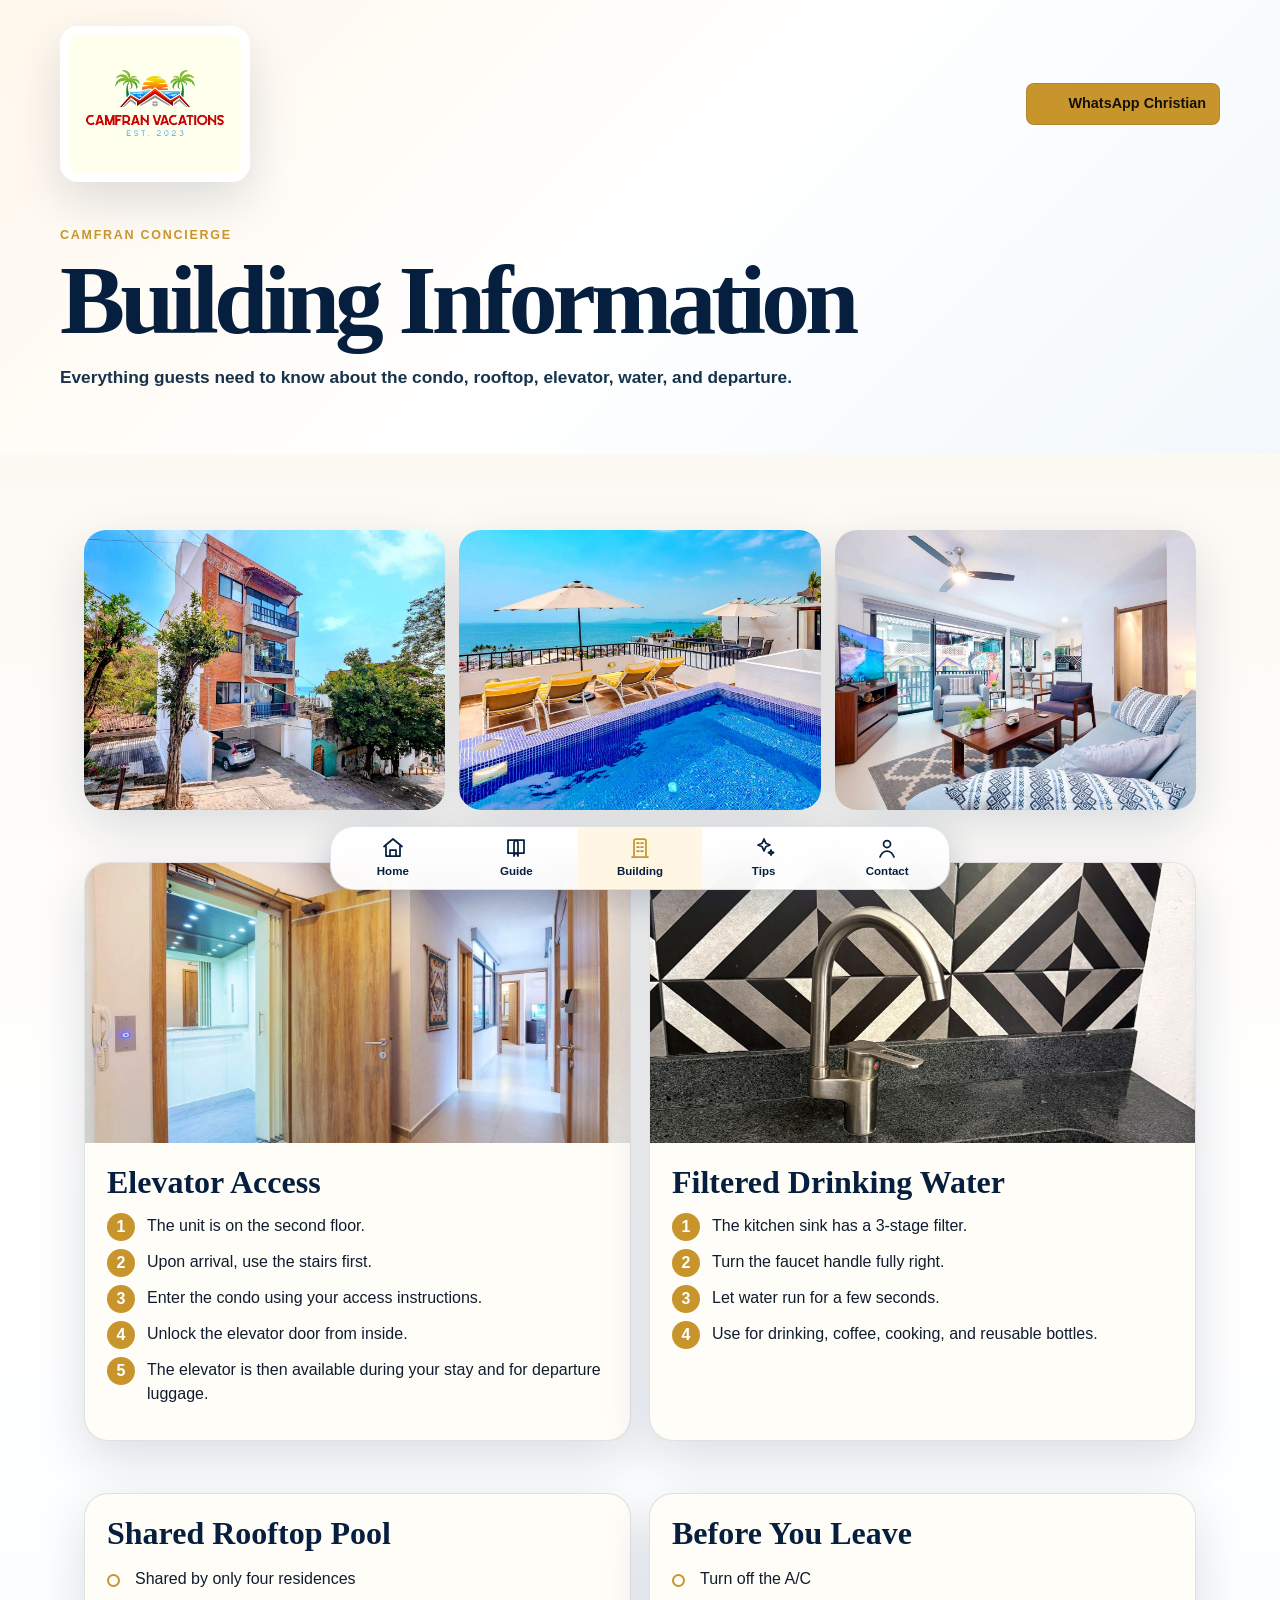
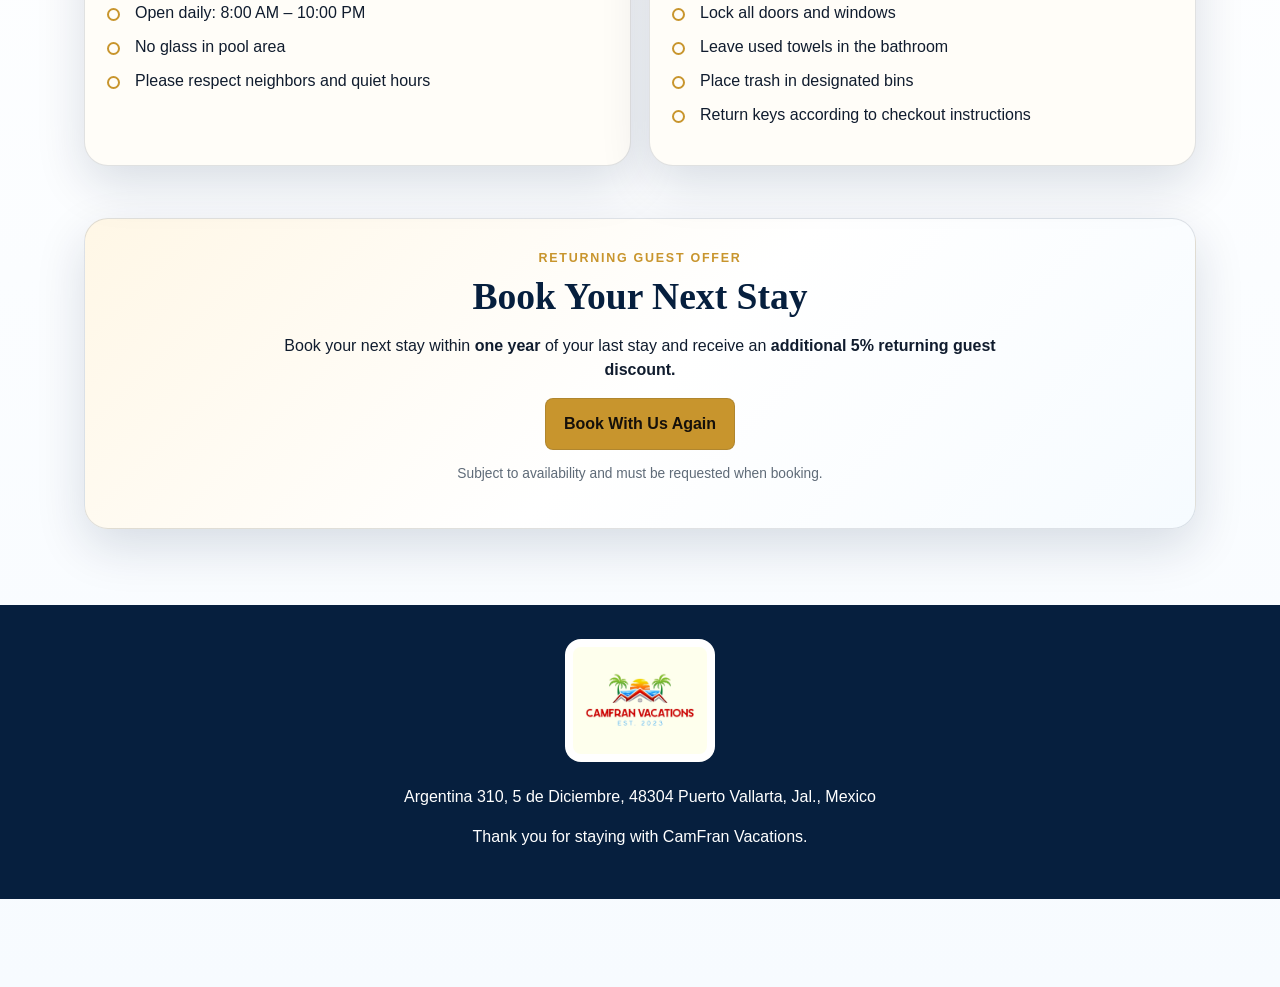
<file: building.html>
<!doctype html><html lang="en"><head><meta charset="utf-8"><meta name="viewport" content="width=device-width,initial-scale=1"><title>CamFran Concierge | Building</title><link rel="stylesheet" href="styles.css"><meta name="theme-color" content="#061f3e"></head><body><header class="page-hero"><div class="topbar"><img src="logo.jpg" class="brand-logo"><a class="btn gold" href="https://wa.me/525525269780"><span class="btn-icon" aria-hidden="true"><svg viewBox="0 0 24 24"><path d="M20 11.5A8 8 0 0 1 8.4 18.7L4 20l1.3-4.2A8 8 0 1 1 20 11.5z"/><path d="M9 8.5c.3 3 3.1 5.7 6.1 6.1l1-1.5-2-.9-.8.8c-1.2-.5-2.2-1.5-2.8-2.8l.8-.8-.9-2z"/></svg></span>WhatsApp Christian</a></div><p class="eyebrow">CamFran Concierge</p><h1>Building Information</h1><p class="intro">Everything guests need to know about the condo, rooftop, elevator, water, and departure.</p></header>
<main>
<section class="section property-grid"><img src="building.jpg"><img src="pool.jpg"><img src="rooftop.jpg"></section><section class="section grid two"><article class="photo-card"><img src="elevator.jpg"><div><h2>Elevator Access</h2><ol class="steps"><li>The unit is on the second floor.</li><li>Upon arrival, use the stairs first.</li><li>Enter the condo using your access instructions.</li><li>Unlock the elevator door from inside.</li><li>The elevator is then available during your stay and for departure luggage.</li></ol></div></article><article class="photo-card"><img src="faucet.jpg"><div><h2>Filtered Drinking Water</h2><ol class="steps"><li>The kitchen sink has a 3-stage filter.</li><li>Turn the faucet handle fully right.</li><li>Let water run for a few seconds.</li><li>Use for drinking, coffee, cooking, and reusable bottles.</li></ol></div></article></section><section class="section grid two"><article class="card"><h2>Shared Rooftop Pool</h2><ul class="check"><li>Shared by only four residences</li><li>Open daily: 8:00 AM – 10:00 PM</li><li>No glass in pool area</li><li>Please respect neighbors and quiet hours</li></ul></article><article class="card"><h2>Before You Leave</h2><ul class="check"><li>Turn off the A/C</li><li>Lock all doors and windows</li><li>Leave used towels in the bathroom</li><li>Place trash in designated bins</li><li>Return keys according to checkout instructions</li></ul></article></section>
<section class="section return-guest">
  <div class="return-inner">
    <p class="eyebrow">Returning Guest Offer</p>
    <h2>Book Your Next Stay</h2>
    <p>Book your next stay within <strong>one year</strong> of your last stay and receive an <strong>additional 5% returning guest discount.</strong></p>
    <a class="btn gold" href="https://linktr.ee/acamel?utm_source=ig&utm_medium=social&utm_content=link_in_bio&fbclid=PAdGRleAS2gqdwZG9mAmV4dG4DYWVtAjExAHNydGMGYXBwX2lkDzEyNDAyNDU3NDI4NzQxNAABpzC49WGapfwmCT6w5GXu7WuhhWnZhzw81uSGbcrA0y_BZ8LbpvivxAHhAyg1_aem_l6NZmRWjEVBDPrZDv1wnKw">Book With Us Again</a>
    <p class="fine">Subject to availability and must be requested when booking.</p>
  </div>
</section>

</main><nav class="bottom-nav"><a class="" href="index.html"><span class="nav-icon" aria-hidden="true"><svg viewBox="0 0 24 24"><path d="M3 10.5 12 3l9 7.5"/><path d="M5 10v10h14V10"/><path d="M9 20v-6h6v6"/></svg></span><span>Home</span></a><a class="" href="guide.html"><span class="nav-icon" aria-hidden="true"><svg viewBox="0 0 24 24"><path d="M4 4h7a3 3 0 0 1 3 3v13a3 3 0 0 0-3-3H4z"/><path d="M20 4h-7a3 3 0 0 0-3 3v13a3 3 0 0 1 3-3h7z"/></svg></span><span>Guide</span></a><a class="active" href="building.html"><span class="nav-icon" aria-hidden="true"><svg viewBox="0 0 24 24"><path d="M4 21h16"/><path d="M6 21V5a2 2 0 0 1 2-2h8a2 2 0 0 1 2 2v16"/><path d="M9 7h2M13 7h2M9 11h2M13 11h2M9 15h2M13 15h2"/></svg></span><span>Building</span></a><a class="" href="tips.html"><span class="nav-icon" aria-hidden="true"><svg viewBox="0 0 24 24"><path d="m12 3 1.8 4.2L18 9l-4.2 1.8L12 15l-1.8-4.2L6 9l4.2-1.8z"/><path d="m19 14 .8 1.8 1.8.8-1.8.8L19 19l-.8-1.6-1.8-.8 1.8-.8z"/></svg></span><span>Tips</span></a><a class="" href="contact.html"><span class="nav-icon" aria-hidden="true"><svg viewBox="0 0 24 24"><circle cx="12" cy="8" r="3.5"/><path d="M5 21c1.5-4 4-6 7-6s5.5 2 7 6"/></svg></span><span>Contact</span></a></nav><footer><img src="logo.jpg"><p>Argentina 310, 5 de Diciembre, 48304 Puerto Vallarta, Jal., Mexico</p><p>Thank you for staying with CamFran Vacations.</p></footer><script src="script.js"></script></body></html>
</file>
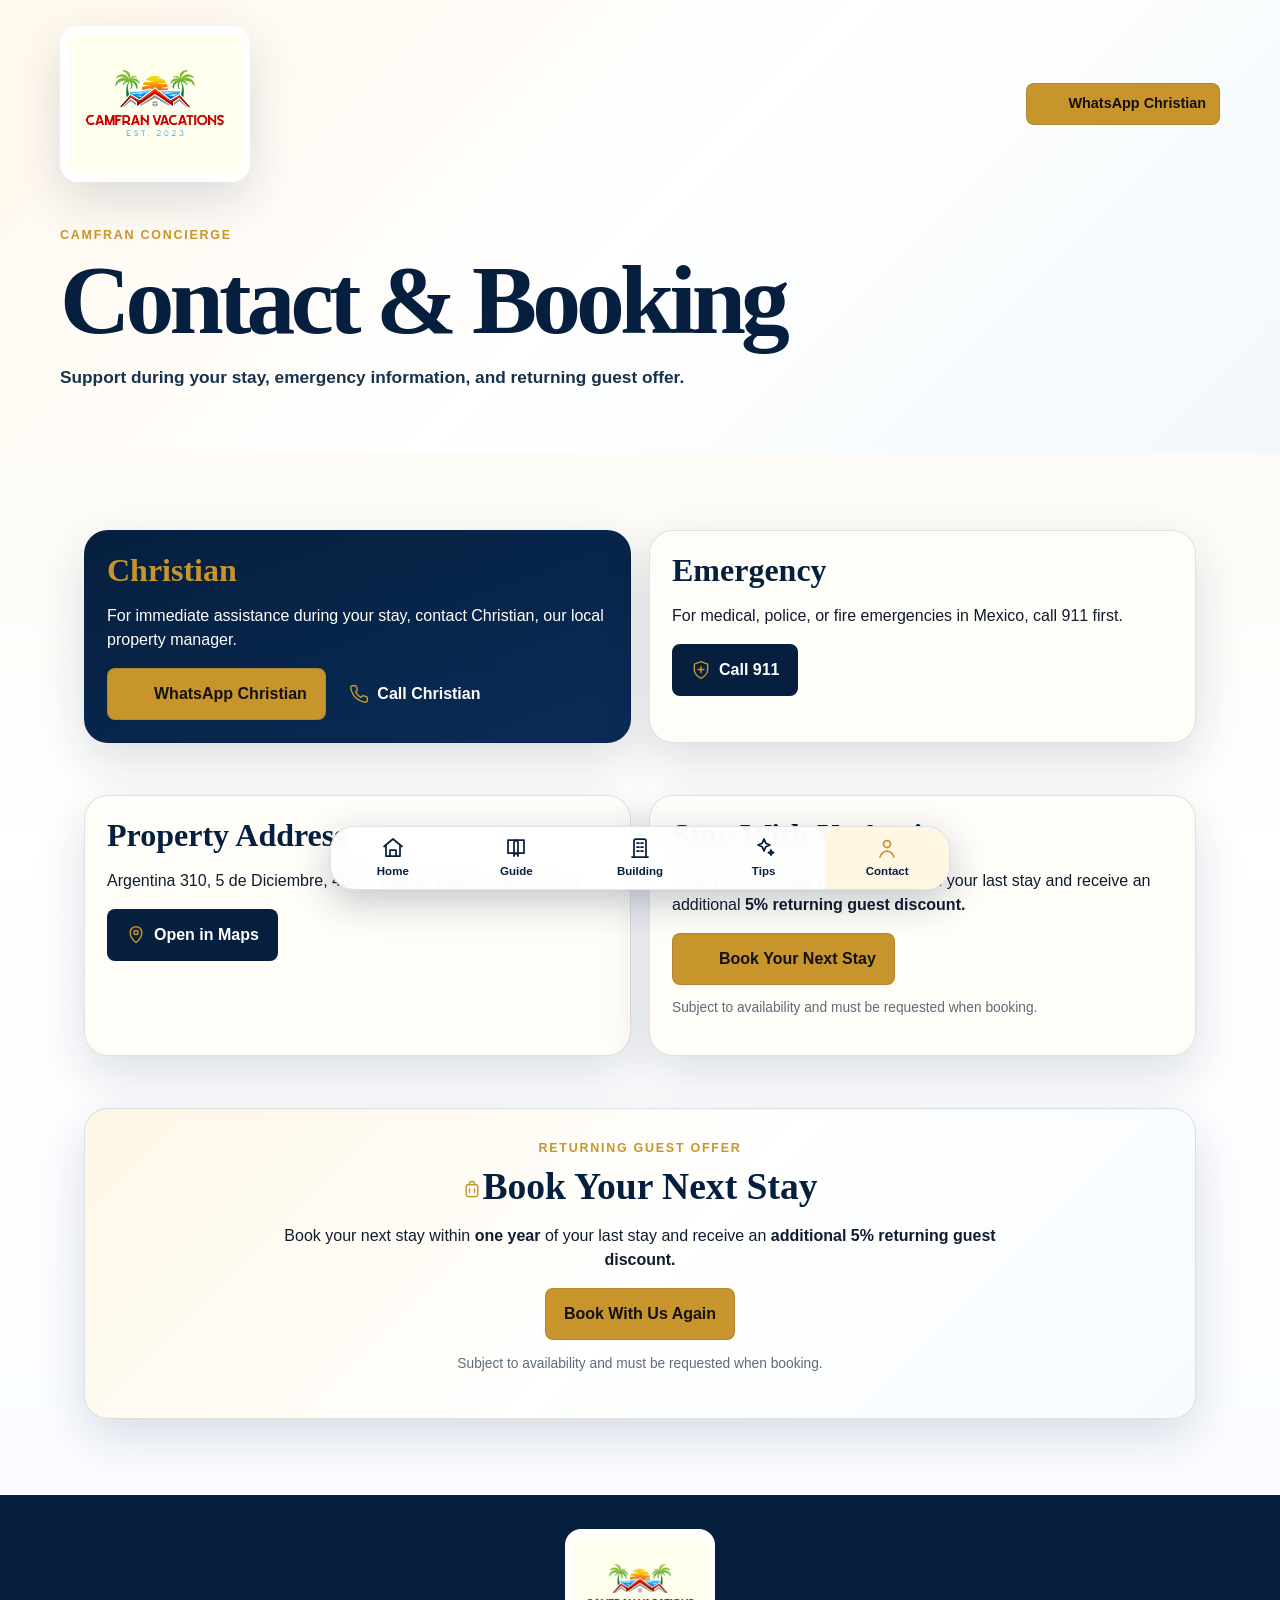
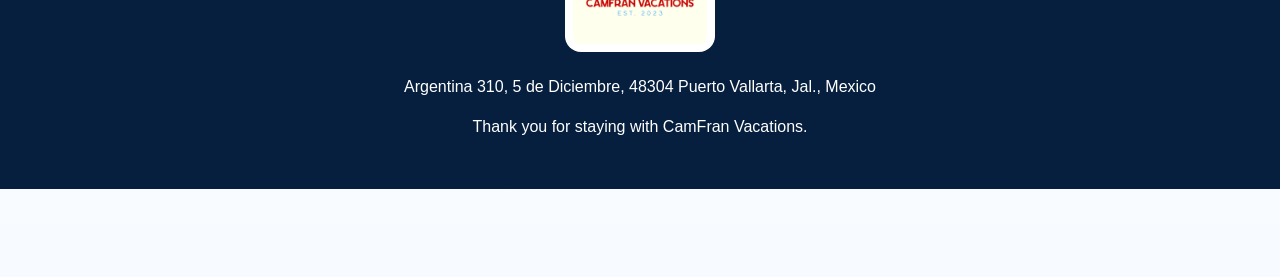
<file: contact.html>
<!doctype html><html lang="en"><head><meta charset="utf-8"><meta name="viewport" content="width=device-width,initial-scale=1"><title>CamFran Concierge | Contact</title><link rel="stylesheet" href="styles.css"><meta name="theme-color" content="#061f3e"></head><body><header class="page-hero"><div class="topbar"><img src="logo.jpg" class="brand-logo"><a class="btn gold" href="https://wa.me/525525269780"><span class="btn-icon" aria-hidden="true"><svg viewBox="0 0 24 24"><path d="M20 11.5A8 8 0 0 1 8.4 18.7L4 20l1.3-4.2A8 8 0 1 1 20 11.5z"/><path d="M9 8.5c.3 3 3.1 5.7 6.1 6.1l1-1.5-2-.9-.8.8c-1.2-.5-2.2-1.5-2.8-2.8l.8-.8-.9-2z"/></svg></span>WhatsApp Christian</a></div><p class="eyebrow">CamFran Concierge</p><h1>Contact & Booking</h1><p class="intro">Support during your stay, emergency information, and returning guest offer.</p></header>
<main>
<section class="section grid two"><article class="card dark"><h2>Christian</h2><p>For immediate assistance during your stay, contact Christian, our local property manager.</p><a class="btn gold" href="https://wa.me/525525269780"><span class="btn-icon" aria-hidden="true"><svg viewBox="0 0 24 24"><path d="M20 11.5A8 8 0 0 1 8.4 18.7L4 20l1.3-4.2A8 8 0 1 1 20 11.5z"/><path d="M9 8.5c.3 3 3.1 5.7 6.1 6.1l1-1.5-2-.9-.8.8c-1.2-.5-2.2-1.5-2.8-2.8l.8-.8-.9-2z"/></svg></span>WhatsApp Christian</a> <a class="btn" href="tel:525525269780"><span class="btn-icon" aria-hidden="true"><svg viewBox="0 0 24 24"><path d="M22 16.9v3a2 2 0 0 1-2.2 2 19.9 19.9 0 0 1-8.7-3.1A19.5 19.5 0 0 1 5.2 13 19.9 19.9 0 0 1 2.1 4.2 2 2 0 0 1 4.1 2h3a2 2 0 0 1 2 1.7c.1.9.3 1.8.7 2.6a2 2 0 0 1-.5 2.1L8 9.7a16 16 0 0 0 6.3 6.3l1.3-1.3a2 2 0 0 1 2.1-.5c.8.3 1.7.6 2.6.7A2 2 0 0 1 22 16.9z"/></svg></span>Call Christian</a></article><article class="card"><h2>Emergency</h2><p>For medical, police, or fire emergencies in Mexico, call 911 first.</p><a class="btn navy" href="tel:911"><span class="btn-icon" aria-hidden="true"><svg viewBox="0 0 24 24"><path d="M12 22s8-4 8-10V5l-8-3-8 3v7c0 6 8 10 8 10z"/><path d="M12 8v7M8.5 11.5h7"/></svg></span>Call 911</a></article></section><section class="section grid two"><article class="card"><h2>Property Address</h2><p>Argentina 310, 5 de Diciembre, 48304 Puerto Vallarta, Jal., Mexico</p><a class="btn navy" href="https://www.google.com/maps/search/?api=1&query=Argentina3105deDiciembre48304PuertoVallartaJalMexico"><span class="btn-icon" aria-hidden="true"><svg viewBox="0 0 24 24"><path d="M12 21s7-5.3 7-12A7 7 0 1 0 5 9c0 6.7 7 12 7 12z"/><circle cx="12" cy="9" r="2.5"/></svg></span>Open in Maps</a></article><article class="card"><h2>Stay With Us Again</h2><p>Book your next stay within one year of your last stay and receive an additional <strong>5% returning guest discount.</strong></p><a class="btn gold" href="https://linktr.ee/acamel?utm_source=ig&utm_medium=social&utm_content=link_in_bio&fbclid=PAdGRleAS2gqdwZG9mAmV4dG4DYWVtAjExAHNydGMGYXBwX2lkDzEyNDAyNDU3NDI4NzQxNAABpzC49WGapfwmCT6w5GXu7WuhhWnZhzw81uSGbcrA0y_BZ8LbpvivxAHhAyg1_aem_l6NZmRWjEVBDPrZDv1wnKw"><span class="btn-icon" aria-hidden="true"><svg viewBox="0 0 24 24"><rect x="5" y="7" width="14" height="14" rx="2"/><path d="M9 7V5a2 2 0 0 1 2-2h2a2 2 0 0 1 2 2v2"/><path d="M9 12v4M15 12v4"/></svg></span>Book Your Next Stay</a><p class="fine">Subject to availability and must be requested when booking.</p></article></section>
<section class="section return-guest">
  <div class="return-inner">
    <p class="eyebrow">Returning Guest Offer</p>
    <h2><span class="btn-icon" aria-hidden="true"><svg viewBox="0 0 24 24"><rect x="5" y="7" width="14" height="14" rx="2"/><path d="M9 7V5a2 2 0 0 1 2-2h2a2 2 0 0 1 2 2v2"/><path d="M9 12v4M15 12v4"/></svg></span>Book Your Next Stay</h2>
    <p>Book your next stay within <strong>one year</strong> of your last stay and receive an <strong>additional 5% returning guest discount.</strong></p>
    <a class="btn gold" href="https://linktr.ee/acamel?utm_source=ig&utm_medium=social&utm_content=link_in_bio&fbclid=PAdGRleAS2gqdwZG9mAmV4dG4DYWVtAjExAHNydGMGYXBwX2lkDzEyNDAyNDU3NDI4NzQxNAABpzC49WGapfwmCT6w5GXu7WuhhWnZhzw81uSGbcrA0y_BZ8LbpvivxAHhAyg1_aem_l6NZmRWjEVBDPrZDv1wnKw">Book With Us Again</a>
    <p class="fine">Subject to availability and must be requested when booking.</p>
  </div>
</section>

</main><nav class="bottom-nav"><a class="" href="index.html"><span class="nav-icon" aria-hidden="true"><svg viewBox="0 0 24 24"><path d="M3 10.5 12 3l9 7.5"/><path d="M5 10v10h14V10"/><path d="M9 20v-6h6v6"/></svg></span><span>Home</span></a><a class="" href="guide.html"><span class="nav-icon" aria-hidden="true"><svg viewBox="0 0 24 24"><path d="M4 4h7a3 3 0 0 1 3 3v13a3 3 0 0 0-3-3H4z"/><path d="M20 4h-7a3 3 0 0 0-3 3v13a3 3 0 0 1 3-3h7z"/></svg></span><span>Guide</span></a><a class="" href="building.html"><span class="nav-icon" aria-hidden="true"><svg viewBox="0 0 24 24"><path d="M4 21h16"/><path d="M6 21V5a2 2 0 0 1 2-2h8a2 2 0 0 1 2 2v16"/><path d="M9 7h2M13 7h2M9 11h2M13 11h2M9 15h2M13 15h2"/></svg></span><span>Building</span></a><a class="" href="tips.html"><span class="nav-icon" aria-hidden="true"><svg viewBox="0 0 24 24"><path d="m12 3 1.8 4.2L18 9l-4.2 1.8L12 15l-1.8-4.2L6 9l4.2-1.8z"/><path d="m19 14 .8 1.8 1.8.8-1.8.8L19 19l-.8-1.6-1.8-.8 1.8-.8z"/></svg></span><span>Tips</span></a><a class="active" href="contact.html"><span class="nav-icon" aria-hidden="true"><svg viewBox="0 0 24 24"><circle cx="12" cy="8" r="3.5"/><path d="M5 21c1.5-4 4-6 7-6s5.5 2 7 6"/></svg></span><span>Contact</span></a></nav><footer><img src="logo.jpg"><p>Argentina 310, 5 de Diciembre, 48304 Puerto Vallarta, Jal., Mexico</p><p>Thank you for staying with CamFran Vacations.</p></footer><script src="script.js"></script></body></html>
</file>
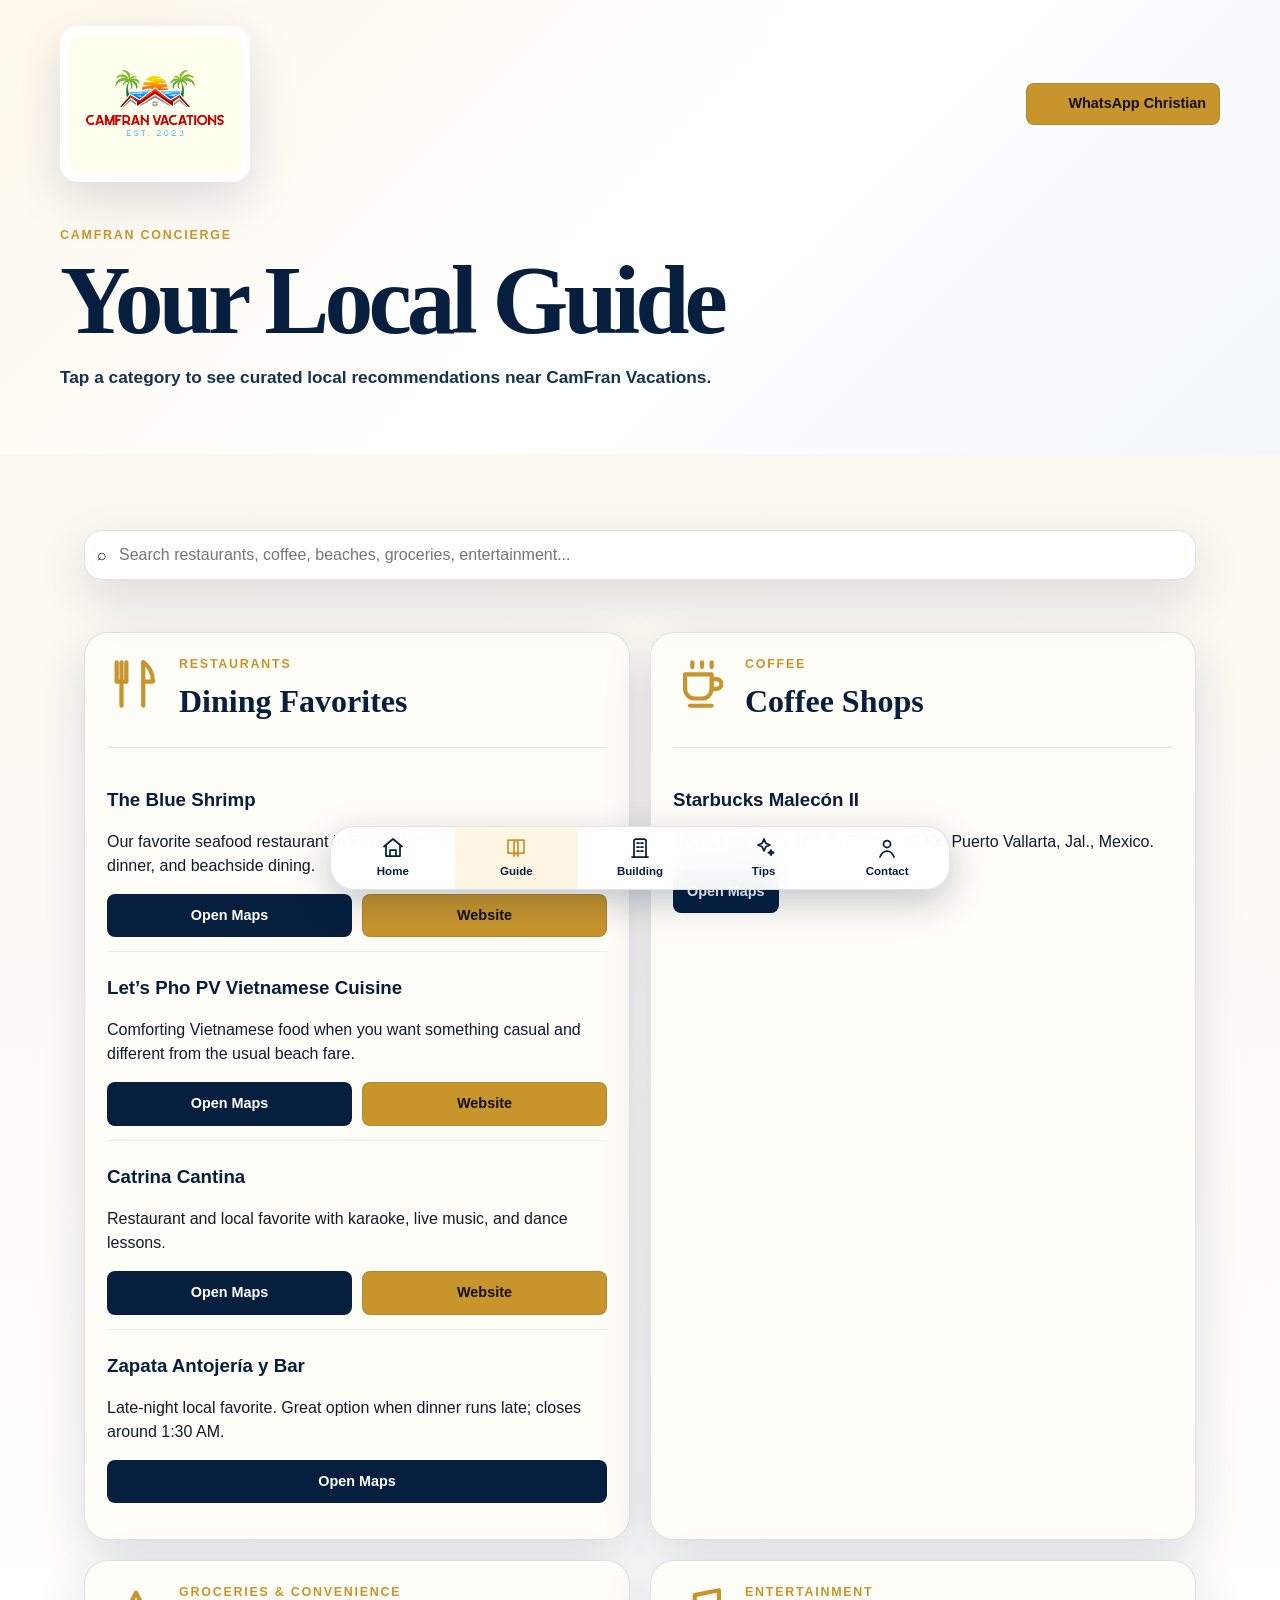
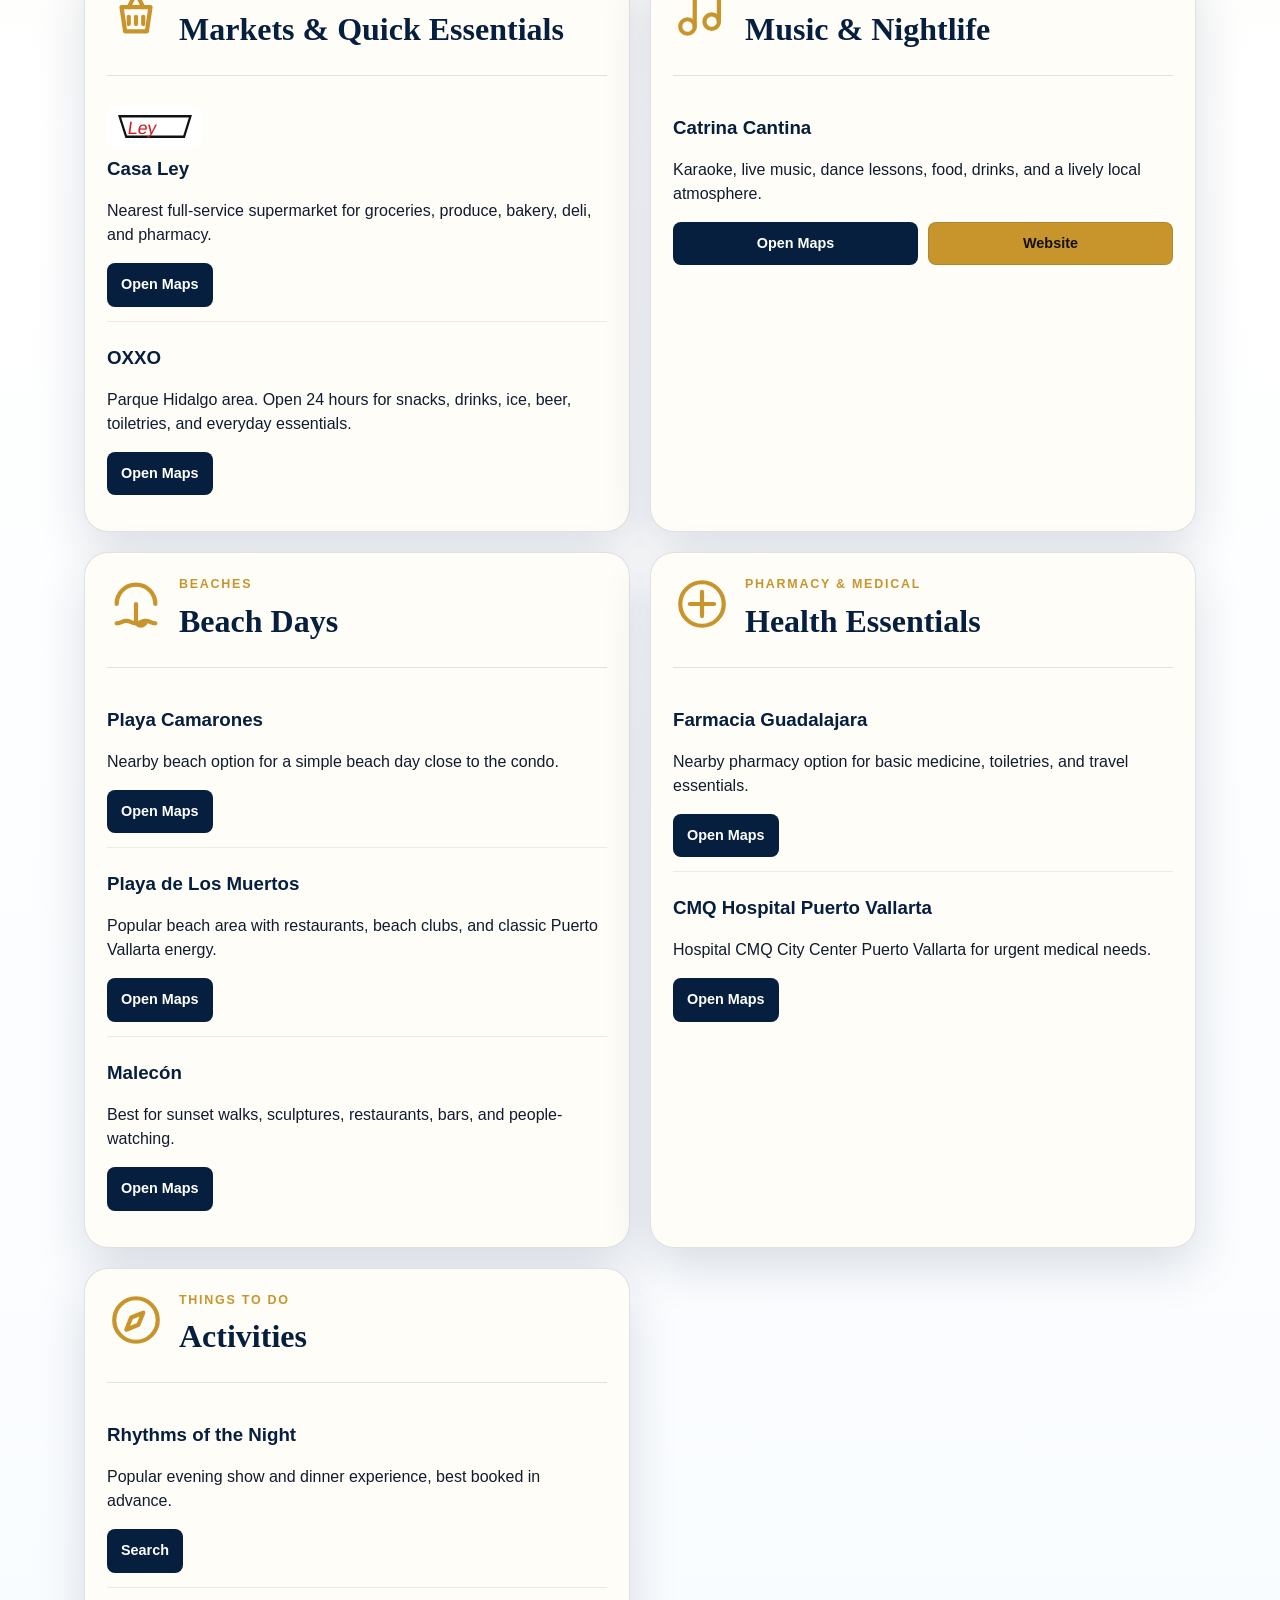
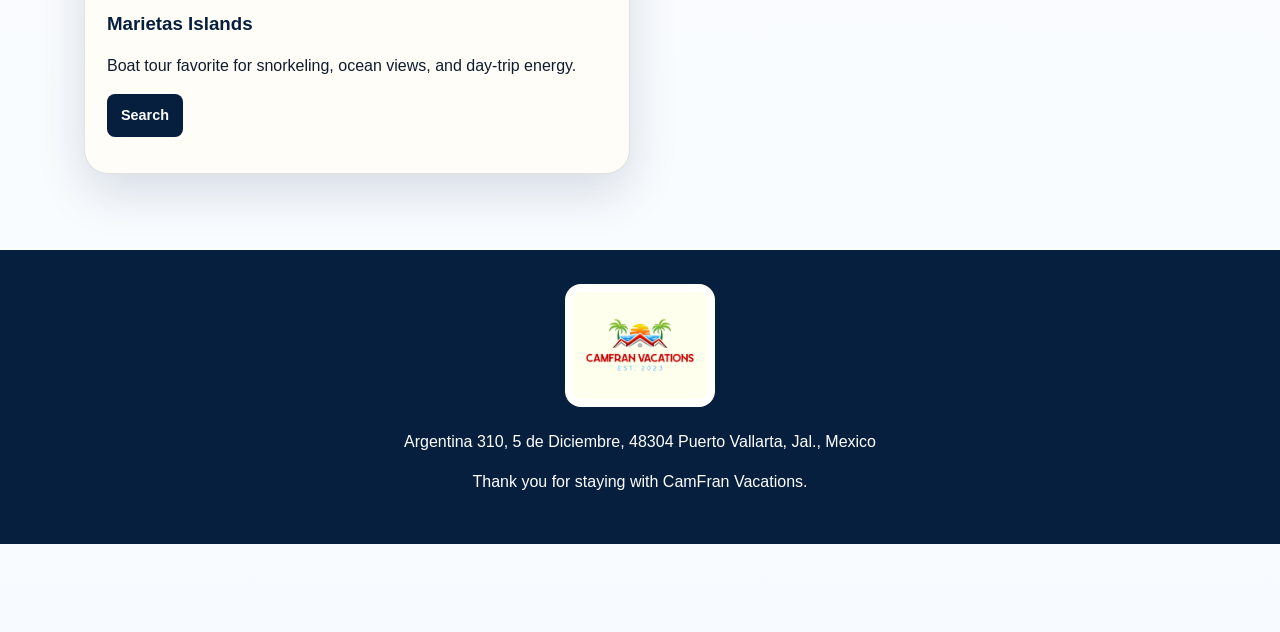
<file: guide.html>
<!doctype html><html lang="en"><head><meta charset="utf-8"><meta name="viewport" content="width=device-width,initial-scale=1"><title>CamFran Concierge | Local Guide</title><link rel="stylesheet" href="styles.css"><meta name="theme-color" content="#061f3e"></head><body>
<header class="page-hero">
  <div class="topbar">
    <img src="logo.jpg" class="brand-logo" alt="CamFran Vacations">
    <a class="btn gold" href="https://wa.me/525525269780"><span class="btn-icon" aria-hidden="true"><svg viewBox="0 0 24 24"><path d="M20 11.5A8 8 0 0 1 8.4 18.7L4 20l1.3-4.2A8 8 0 1 1 20 11.5z"/><path d="M9 8.5c.3 3 3.1 5.7 6.1 6.1l1-1.5-2-.9-.8.8c-1.2-.5-2.2-1.5-2.8-2.8l.8-.8-.9-2z"/></svg></span>WhatsApp Christian</a>
  </div>
  <p class="eyebrow">CamFran Concierge</p>
  <h1>Your Local Guide</h1>
  <p class="intro">Tap a category to see curated local recommendations near CamFran Vacations.</p>
</header>


<main>
  <section class="section">
    <div class="searchbox">⌕ <input data-search placeholder="Search restaurants, coffee, beaches, groceries, entertainment..."></div>
  </section>

  <section class="section guide-tiles">

    <article class="guide-tile" data-keywords="restaurants food dining seafood vietnamese pho zapata catrina blue shrimp lets pho restaurant">
      <div class="tile-head"><span class="ui-icon" aria-hidden="true"><svg viewBox="0 0 24 24"><path d="M6 3v8"/><path d="M4 3v8"/><path d="M8 3v8"/><path d="M4 11h4"/><path d="M6 11v10"/><path d="M15 3v18"/><path d="M15 3c3 2 4 5 4 8h-4"/></svg></span><div><p class="eyebrow">Restaurants</p><h2>Dining Favorites</h2></div></div>

      <div class="listing">
        <h3>The Blue Shrimp</h3>
        <p>Our favorite seafood restaurant in Puerto Vallarta. Great for lunch, dinner, and beachside dining.</p>
        <div class="button-row">
          <a class="btn navy small" href="https://www.google.com/maps/search/?api=1&query=TheBlueShrimpPuertoVallarta">Open Maps</a>
          <a class="btn gold small" href="https://www.theblueshrimpgroup.com/theblueshrimp-pv">Website</a>
        </div>
      </div>

      <div class="listing">
        <h3>Let’s Pho PV Vietnamese Cuisine</h3>
        <p>Comforting Vietnamese food when you want something casual and different from the usual beach fare.</p>
        <div class="button-row">
          <a class="btn navy small" href="https://www.google.com/maps/search/?api=1&query=Let%27sPhoPVVietnameseCuisinePuertoVallarta">Open Maps</a>
          <a class="btn gold small" href="https://letsphopv.com/home/">Website</a>
        </div>
      </div>

      <div class="listing">
        <h3>Catrina Cantina</h3>
        <p>Restaurant and local favorite with karaoke, live music, and dance lessons.</p>
        <div class="button-row">
          <a class="btn navy small" href="https://www.google.com/maps/search/?api=1&query=CatrinaCantinaPuertoVallarta">Open Maps</a>
          <a class="btn gold small" href="http://lacatrinacantinapv.com/">Website</a>
        </div>
      </div>

      <div class="listing">
        <h3>Zapata Antojería y Bar</h3>
        <p>Late-night local favorite. Great option when dinner runs late; closes around 1:30 AM.</p>
        <div class="button-row">
          <a class="btn navy small" href="https://www.google.com/maps/search/?api=1&query=ZapataAntojeriayBarPuertoVallarta">Open Maps</a>
        </div>
      </div>
    </article>

    <article class="guide-tile" data-keywords="coffee starbucks malecon cafe">
      <div class="tile-head"><span class="ui-icon" aria-hidden="true"><svg viewBox="0 0 24 24"><path d="M5 8h11v6a4 4 0 0 1-4 4H9a4 4 0 0 1-4-4z"/><path d="M16 10h2a2 2 0 0 1 0 4h-2"/><path d="M7 21h9"/><path d="M8 3v2M12 3v2M16 3v2"/></svg></span><div><p class="eyebrow">Coffee</p><h2>Coffee Shops</h2></div></div>
      <div class="listing">
        <h3>Starbucks Malecón II</h3>
        <p>Jesús Langarica 160-A, Centro, 48300 Puerto Vallarta, Jal., Mexico.</p>
        <a class="btn navy small" href="https://www.google.com/maps/search/?api=1&query=StarbucksMaleconIIJesusLangarica160-ACentroPuertoVallarta">Open Maps</a>
      </div>
    </article>

    <article class="guide-tile" data-keywords="groceries supermarket casa ley convenience store oxxo parque hidalgo open 24 hours snacks drinks ice beer toiletries essentials pharmacy produce bakery deli">
      <div class="tile-head"><span class="ui-icon" aria-hidden="true"><svg viewBox="0 0 24 24"><path d="M6 10h12l-1.5 10h-9z"/><path d="M9 10l3-6 3 6"/><path d="M9 14v3M12 14v3M15 14v3"/></svg></span><div><p class="eyebrow">Groceries & Convenience</p><h2>Markets & Quick Essentials</h2></div></div>
      <div class="listing">
        <img class="mini-logo" src="casa-ley-logo.svg" alt="Casa Ley">
        <h3>Casa Ley</h3>
        <p>Nearest full-service supermarket for groceries, produce, bakery, deli, and pharmacy.</p>
        <a class="btn navy small" href="https://www.google.com/maps/search/?api=1&query=CasaLeyAvMexico11505deDiciembrePuertoVallarta">Open Maps</a>
      </div>
      <div class="listing">
        <h3>OXXO</h3>
        <p>Parque Hidalgo area. Open 24 hours for snacks, drinks, ice, beer, toiletries, and everyday essentials.</p>
        <a class="btn navy small" href="https://www.google.com/maps/search/?api=1&query=OXXOParqueHidalgoPuertoVallarta">Open Maps</a>
      </div>
    </article>


    <article class="guide-tile" data-keywords="entertainment nightlife karaoke live music dance lessons catrina cantina">
      <div class="tile-head"><span class="ui-icon" aria-hidden="true"><svg viewBox="0 0 24 24"><path d="M9 18V5l10-2v13"/><circle cx="6" cy="18" r="3"/><circle cx="16" cy="16" r="3"/></svg></span><div><p class="eyebrow">Entertainment</p><h2>Music & Nightlife</h2></div></div>
      <div class="listing">
        <h3>Catrina Cantina</h3>
        <p>Karaoke, live music, dance lessons, food, drinks, and a lively local atmosphere.</p>
        <div class="button-row">
          <a class="btn navy small" href="https://www.google.com/maps/search/?api=1&query=CatrinaCantinaPuertoVallarta">Open Maps</a>
          <a class="btn gold small" href="http://lacatrinacantinapv.com/">Website</a>
        </div>
      </div>
    </article>

    <article class="guide-tile" data-keywords="beaches playa camarones los muertos dead beach malecon ocean swimming sunset">
      <div class="tile-head"><span class="ui-icon" aria-hidden="true"><svg viewBox="0 0 24 24"><path d="M4 12a8 8 0 0 1 16 0"/><path d="M12 12v7a2 2 0 0 0 4 0"/><path d="M4 20c2 0 2-1 4-1s2 1 4 1 2-1 4-1 2 1 4 1"/></svg></span><div><p class="eyebrow">Beaches</p><h2>Beach Days</h2></div></div>
      <div class="listing">
        <h3>Playa Camarones</h3>
        <p>Nearby beach option for a simple beach day close to the condo.</p>
        <a class="btn navy small" href="https://www.google.com/maps/search/?api=1&query=PlayaCamaronesPuertoVallarta">Open Maps</a>
      </div>
      <div class="listing">
        <h3>Playa de Los Muertos</h3>
        <p>Popular beach area with restaurants, beach clubs, and classic Puerto Vallarta energy.</p>
        <a class="btn navy small" href="https://www.google.com/maps/search/?api=1&query=PlayadeLosMuertosPuertoVallarta">Open Maps</a>
      </div>
      <div class="listing">
        <h3>Malecón</h3>
        <p>Best for sunset walks, sculptures, restaurants, bars, and people-watching.</p>
        <a class="btn navy small" href="https://www.google.com/maps/search/?api=1&query=MaleconPuertoVallarta">Open Maps</a>
      </div>
    </article>

    <article class="guide-tile" data-keywords="pharmacy medical hospital cmq city center puerto vallarta farmacia guadalajara medicine toiletries emergency">
      <div class="tile-head"><span class="ui-icon" aria-hidden="true"><svg viewBox="0 0 24 24"><circle cx="12" cy="12" r="9"/><path d="M12 7v10M7 12h10"/></svg></span><div><p class="eyebrow">Pharmacy & Medical</p><h2>Health Essentials</h2></div></div>
      <div class="listing">
        <h3>Farmacia Guadalajara</h3>
        <p>Nearby pharmacy option for basic medicine, toiletries, and travel essentials.</p>
        <a class="btn navy small" href="https://www.google.com/maps/search/?api=1&query=FarmaciaGuadalajara5deDiciembrePuertoVallarta">Open Maps</a>
      </div>
      <div class="listing">
        <h3>CMQ Hospital Puerto Vallarta</h3>
        <p>Hospital CMQ City Center Puerto Vallarta for urgent medical needs.</p>
        <a class="btn navy small" href="https://www.google.com/maps/search/?api=1&query=HospitalCMQCityCenterPuertoVallarta">Open Maps</a>
      </div>
    </article>

    <article class="guide-tile" data-keywords="things to do activities rhythms of the night marietas islands snorkeling boat tour">
      <div class="tile-head"><span class="ui-icon" aria-hidden="true"><svg viewBox="0 0 24 24"><circle cx="12" cy="12" r="9"/><path d="m15 9-2 5-5 2 2-5z"/></svg></span><div><p class="eyebrow">Things To Do</p><h2>Activities</h2></div></div>
      <div class="listing">
        <h3>Rhythms of the Night</h3>
        <p>Popular evening show and dinner experience, best booked in advance.</p>
        <a class="btn navy small" href="https://www.google.com/search?q=RhythmsoftheNightPuertoVallarta">Search</a>
      </div>
      <div class="listing">
        <h3>Marietas Islands</h3>
        <p>Boat tour favorite for snorkeling, ocean views, and day-trip energy.</p>
        <a class="btn navy small" href="https://www.google.com/search?q=MarietasIslandsPuertoVallartatour">Search</a>
      </div>
    </article>

  </section>
</main>

<nav class="bottom-nav"><a class="" href="index.html"><span class="nav-icon" aria-hidden="true"><svg viewBox="0 0 24 24"><path d="M3 10.5 12 3l9 7.5"/><path d="M5 10v10h14V10"/><path d="M9 20v-6h6v6"/></svg></span><span>Home</span></a><a class="active" href="guide.html"><span class="nav-icon" aria-hidden="true"><svg viewBox="0 0 24 24"><path d="M4 4h7a3 3 0 0 1 3 3v13a3 3 0 0 0-3-3H4z"/><path d="M20 4h-7a3 3 0 0 0-3 3v13a3 3 0 0 1 3-3h7z"/></svg></span><span>Guide</span></a><a class="" href="building.html"><span class="nav-icon" aria-hidden="true"><svg viewBox="0 0 24 24"><path d="M4 21h16"/><path d="M6 21V5a2 2 0 0 1 2-2h8a2 2 0 0 1 2 2v16"/><path d="M9 7h2M13 7h2M9 11h2M13 11h2M9 15h2M13 15h2"/></svg></span><span>Building</span></a><a class="" href="tips.html"><span class="nav-icon" aria-hidden="true"><svg viewBox="0 0 24 24"><path d="m12 3 1.8 4.2L18 9l-4.2 1.8L12 15l-1.8-4.2L6 9l4.2-1.8z"/><path d="m19 14 .8 1.8 1.8.8-1.8.8L19 19l-.8-1.6-1.8-.8 1.8-.8z"/></svg></span><span>Tips</span></a><a class="" href="contact.html"><span class="nav-icon" aria-hidden="true"><svg viewBox="0 0 24 24"><circle cx="12" cy="8" r="3.5"/><path d="M5 21c1.5-4 4-6 7-6s5.5 2 7 6"/></svg></span><span>Contact</span></a></nav><footer><img src="logo.jpg"><p>Argentina 310, 5 de Diciembre, 48304 Puerto Vallarta, Jal., Mexico</p><p>Thank you for staying with CamFran Vacations.</p></footer><script src="script.js"></script></body></html>
</file>
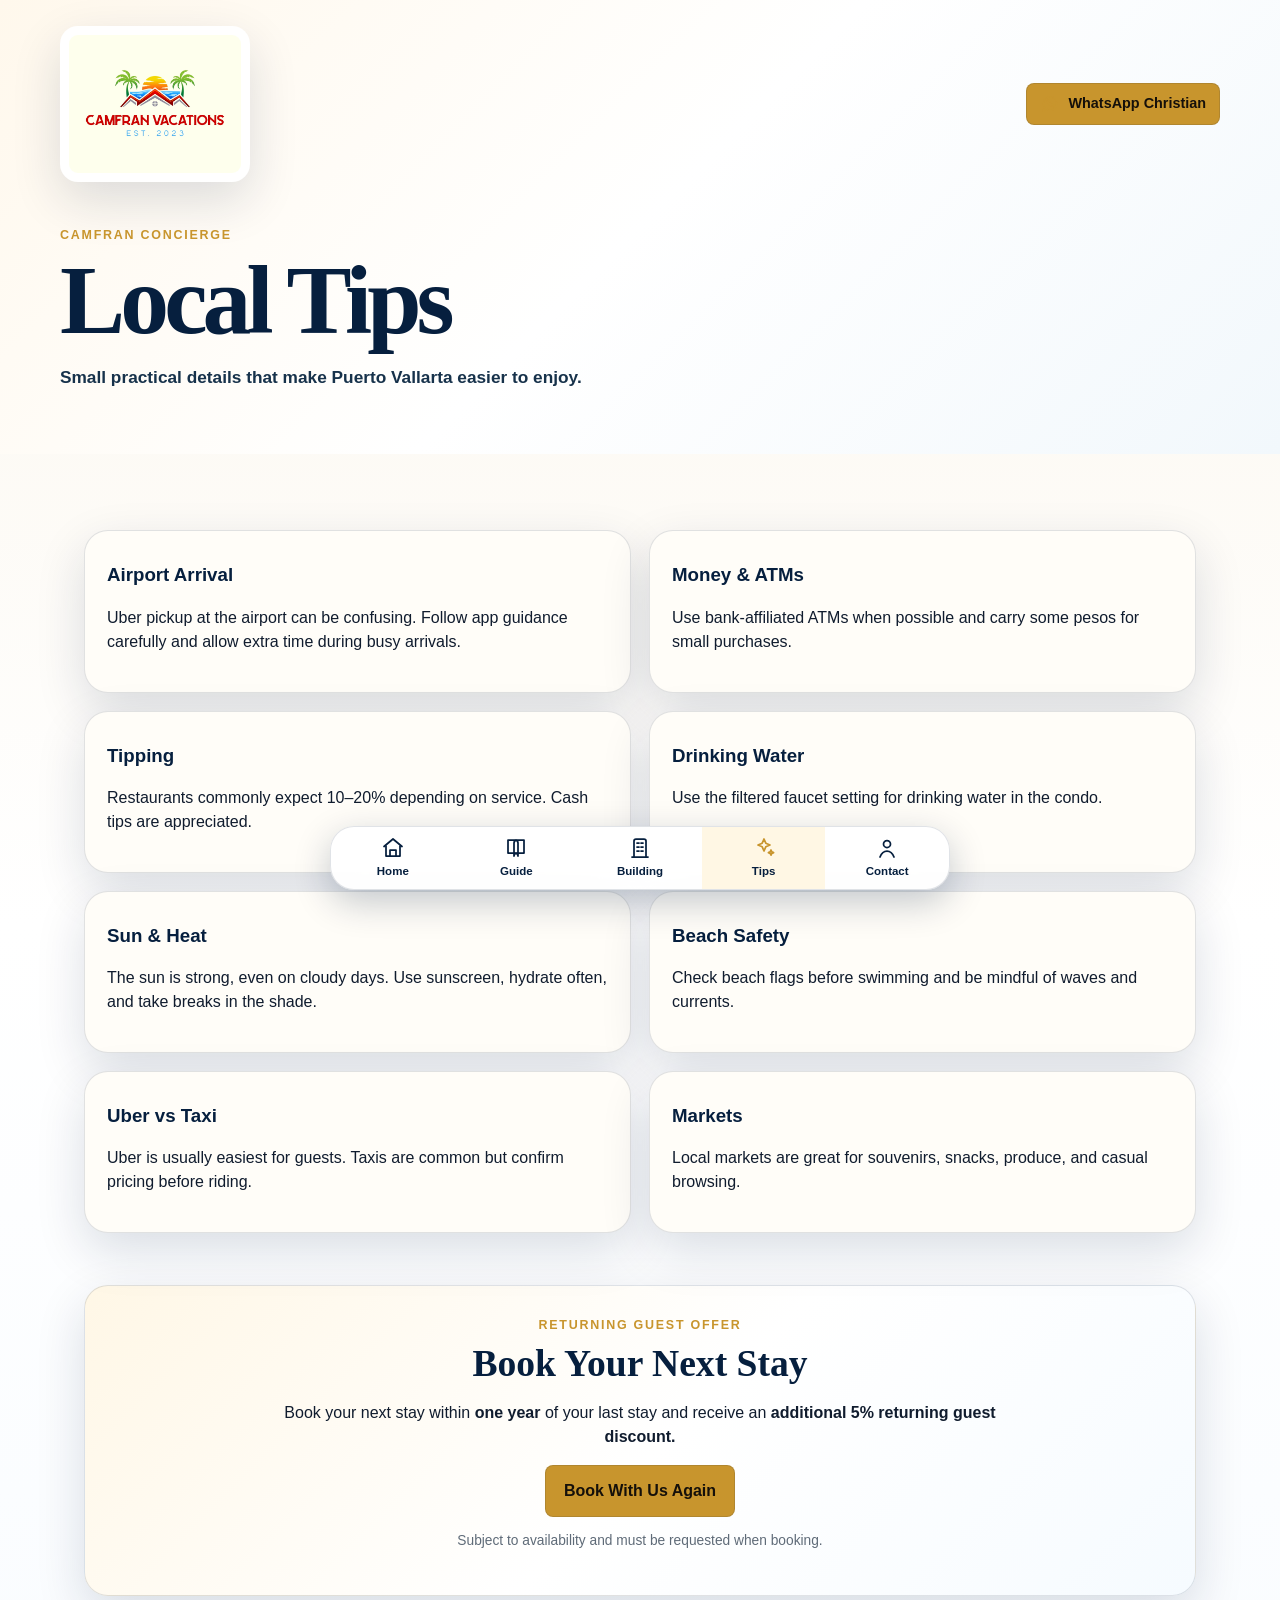
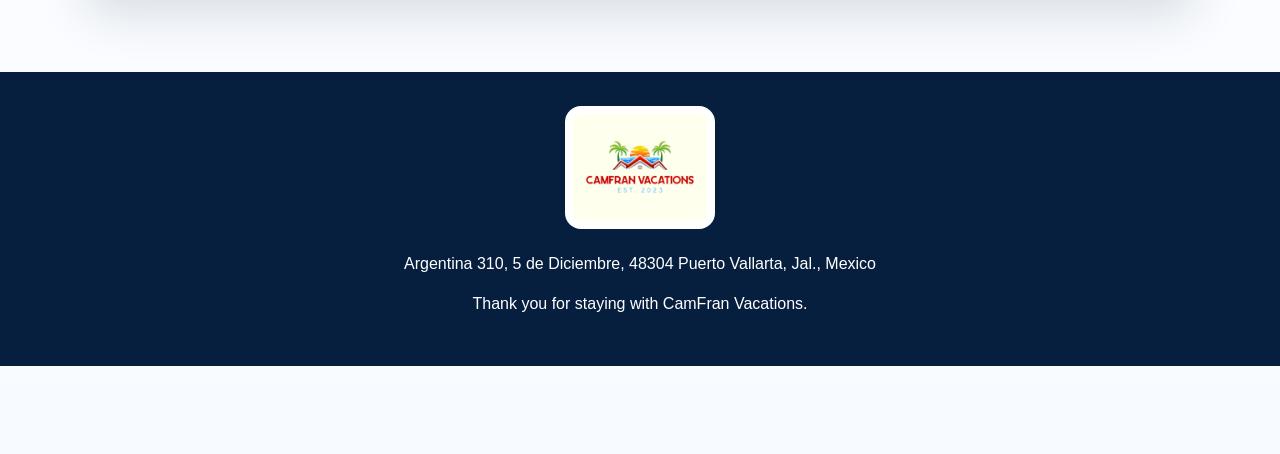
<file: tips.html>
<!doctype html><html lang="en"><head><meta charset="utf-8"><meta name="viewport" content="width=device-width,initial-scale=1"><title>CamFran Concierge | Tips</title><link rel="stylesheet" href="styles.css"><meta name="theme-color" content="#061f3e"></head><body><header class="page-hero"><div class="topbar"><img src="logo.jpg" class="brand-logo"><a class="btn gold" href="https://wa.me/525525269780"><span class="btn-icon" aria-hidden="true"><svg viewBox="0 0 24 24"><path d="M20 11.5A8 8 0 0 1 8.4 18.7L4 20l1.3-4.2A8 8 0 1 1 20 11.5z"/><path d="M9 8.5c.3 3 3.1 5.7 6.1 6.1l1-1.5-2-.9-.8.8c-1.2-.5-2.2-1.5-2.8-2.8l.8-.8-.9-2z"/></svg></span>WhatsApp Christian</a></div><p class="eyebrow">CamFran Concierge</p><h1>Local Tips</h1><p class="intro">Small practical details that make Puerto Vallarta easier to enjoy.</p></header><main>
<section class="section grid two"><article class="card"><h3>Airport Arrival</h3><p>Uber pickup at the airport can be confusing. Follow app guidance carefully and allow extra time during busy arrivals.</p></article><article class="card"><h3>Money &amp; ATMs</h3><p>Use bank-affiliated ATMs when possible and carry some pesos for small purchases.</p></article><article class="card"><h3>Tipping</h3><p>Restaurants commonly expect 10–20% depending on service. Cash tips are appreciated.</p></article><article class="card"><h3>Drinking Water</h3><p>Use the filtered faucet setting for drinking water in the condo.</p></article><article class="card"><h3>Sun &amp; Heat</h3><p>The sun is strong, even on cloudy days. Use sunscreen, hydrate often, and take breaks in the shade.</p></article><article class="card"><h3>Beach Safety</h3><p>Check beach flags before swimming and be mindful of waves and currents.</p></article><article class="card"><h3>Uber vs Taxi</h3><p>Uber is usually easiest for guests. Taxis are common but confirm pricing before riding.</p></article><article class="card"><h3>Markets</h3><p>Local markets are great for souvenirs, snacks, produce, and casual browsing.</p></article></section>
<section class="section return-guest">
  <div class="return-inner">
    <p class="eyebrow">Returning Guest Offer</p>
    <h2>Book Your Next Stay</h2>
    <p>Book your next stay within <strong>one year</strong> of your last stay and receive an <strong>additional 5% returning guest discount.</strong></p>
    <a class="btn gold" href="https://linktr.ee/acamel?utm_source=ig&utm_medium=social&utm_content=link_in_bio&fbclid=PAdGRleAS2gqdwZG9mAmV4dG4DYWVtAjExAHNydGMGYXBwX2lkDzEyNDAyNDU3NDI4NzQxNAABpzC49WGapfwmCT6w5GXu7WuhhWnZhzw81uSGbcrA0y_BZ8LbpvivxAHhAyg1_aem_l6NZmRWjEVBDPrZDv1wnKw">Book With Us Again</a>
    <p class="fine">Subject to availability and must be requested when booking.</p>
  </div>
</section>

</main><nav class="bottom-nav"><a class="" href="index.html"><span class="nav-icon" aria-hidden="true"><svg viewBox="0 0 24 24"><path d="M3 10.5 12 3l9 7.5"/><path d="M5 10v10h14V10"/><path d="M9 20v-6h6v6"/></svg></span><span>Home</span></a><a class="" href="guide.html"><span class="nav-icon" aria-hidden="true"><svg viewBox="0 0 24 24"><path d="M4 4h7a3 3 0 0 1 3 3v13a3 3 0 0 0-3-3H4z"/><path d="M20 4h-7a3 3 0 0 0-3 3v13a3 3 0 0 1 3-3h7z"/></svg></span><span>Guide</span></a><a class="" href="building.html"><span class="nav-icon" aria-hidden="true"><svg viewBox="0 0 24 24"><path d="M4 21h16"/><path d="M6 21V5a2 2 0 0 1 2-2h8a2 2 0 0 1 2 2v16"/><path d="M9 7h2M13 7h2M9 11h2M13 11h2M9 15h2M13 15h2"/></svg></span><span>Building</span></a><a class="active" href="tips.html"><span class="nav-icon" aria-hidden="true"><svg viewBox="0 0 24 24"><path d="m12 3 1.8 4.2L18 9l-4.2 1.8L12 15l-1.8-4.2L6 9l4.2-1.8z"/><path d="m19 14 .8 1.8 1.8.8-1.8.8L19 19l-.8-1.6-1.8-.8 1.8-.8z"/></svg></span><span>Tips</span></a><a class="" href="contact.html"><span class="nav-icon" aria-hidden="true"><svg viewBox="0 0 24 24"><circle cx="12" cy="8" r="3.5"/><path d="M5 21c1.5-4 4-6 7-6s5.5 2 7 6"/></svg></span><span>Contact</span></a></nav><footer><img src="logo.jpg"><p>Argentina 310, 5 de Diciembre, 48304 Puerto Vallarta, Jal., Mexico</p><p>Thank you for staying with CamFran Vacations.</p></footer><script src="script.js"></script></body></html>
</file>
<file: styles.css>
:root{--navy:#061f3e;--gold:#c8952d;--cream:#fbf6ec;--paper:#fffdf8;--text:#101c2e;--muted:#5f6b78;--line:rgba(6,31,62,.12);--shadow:0 18px 50px rgba(6,31,62,.14);--radius:24px}
*{box-sizing:border-box}html{scroll-behavior:smooth}body{margin:0;font-family:-apple-system,BlinkMacSystemFont,"Segoe UI",Arial,sans-serif;background:linear-gradient(180deg,var(--cream),#fff 45%,#f7fbff);color:var(--text);line-height:1.5;padding-bottom:88px}a{text-decoration:none;color:inherit}.hero{min-height:82vh;background:linear-gradient(90deg,rgba(255,255,255,.95),rgba(255,255,255,.74),rgba(6,31,62,.25)),url("hero.jpg") center/cover no-repeat;padding:26px;display:flex;flex-direction:column;justify-content:space-between}.page-hero{background:linear-gradient(135deg,#fff8ec,#fff,#f2f8fc);padding:26px 26px 46px}.topbar{display:flex;justify-content:space-between;align-items:center;gap:14px;max-width:1160px;margin:0 auto 44px}.brand-logo{width:170px;max-width:46vw;background:#fff;border-radius:18px;padding:9px;box-shadow:var(--shadow)}.hero>div,.page-hero>p,.page-hero>h1{max-width:1160px;margin-left:auto;margin-right:auto}.eyebrow{color:var(--gold);text-transform:uppercase;letter-spacing:.14em;font-weight:900;font-size:.78rem;margin:0 0 10px}h1{font-family:Georgia,serif;color:var(--navy);font-size:clamp(3.2rem,10vw,6.1rem);line-height:.96;letter-spacing:-.05em;margin:0;max-width:760px}h2{font-family:Georgia,serif;color:var(--navy);font-size:2rem;line-height:1.08;margin:0 0 14px}h3{color:var(--navy);margin:8px 0}.intro{max-width:560px;font-size:1.08rem;color:#17324b;font-weight:700}.subline{color:var(--gold);text-transform:uppercase;letter-spacing:.09em;font-weight:900}main{max-width:1160px;margin:0 auto;padding:24px}.section{margin:52px 0}.grid{display:grid;gap:18px}.two{grid-template-columns:1fr 1fr}.three{grid-template-columns:repeat(3,1fr)}.four{grid-template-columns:repeat(4,1fr)}.card,.tile,.place,.photo-card{background:var(--paper);border:1px solid var(--line);border-radius:var(--radius);box-shadow:var(--shadow);padding:22px}.tile{text-align:center}.tile b,.place b{font-size:2rem;color:var(--gold);display:block;margin-bottom:8px}.dark{background:linear-gradient(160deg,var(--navy),#092c57);color:#fff}.dark h2,.dark h3{color:var(--gold)}.btn{display:inline-flex;align-items:center;justify-content:center;gap:8px;border-radius:8px;padding:13px 18px;font-weight:900;min-height:46px;border:1px solid var(--line)}.gold{background:var(--gold);color:#15100a}.navy{background:var(--navy);color:#fff}.small{padding:10px 13px;min-height:38px;font-size:.9rem}.feature-band{background:var(--navy);color:#fff;display:grid;grid-template-columns:repeat(3,1fr)}.feature-band div{padding:24px 40px}.feature-band b{color:var(--gold);font-size:2rem}.note{background:#fff7e4;border-left:5px solid var(--gold);padding:13px 15px;border-radius:14px;font-weight:700}.check,.rules{list-style:none;padding:0;margin:0}.check li,.rules li{position:relative;padding-left:28px;margin:10px 0}.check li:before,.rules li:before{content:"";position:absolute;left:0;top:.45em;width:9px;height:9px;border:2px solid var(--gold);border-radius:50%}.photo-card{padding:0;overflow:hidden}.photo-card img,.property-grid img{width:100%;height:280px;object-fit:cover;display:block}.photo-card div{padding:22px}.property-grid{display:grid;grid-template-columns:repeat(3,1fr);gap:14px}.property-grid img{border-radius:22px;box-shadow:var(--shadow)}.steps{counter-reset:item;list-style:none;margin:0;padding:0}.steps li{counter-increment:item;position:relative;padding-left:40px;margin:12px 0}.steps li:before{content:counter(item);position:absolute;left:0;top:-1px;width:28px;height:28px;border-radius:50%;display:grid;place-items:center;background:var(--gold);color:#fff;font-weight:900}.place{display:flex;flex-direction:column;gap:8px}.tag{font-size:.78rem;text-transform:uppercase;letter-spacing:.12em;color:var(--gold);font-weight:900}.vendor-logo{width:120px;background:#fff;border-radius:16px}.searchbox{position:sticky;top:0;z-index:3;background:rgba(255,255,255,.9);backdrop-filter:blur(14px);border:1px solid var(--line);border-radius:18px;padding:12px;box-shadow:var(--shadow);display:flex;gap:10px;align-items:center}.searchbox input{border:0;background:transparent;font-size:1rem;outline:0;width:100%}.bottom-nav{position:fixed;z-index:99;left:10px;right:10px;bottom:10px;max-width:620px;margin:auto;background:rgba(255,255,255,.94);backdrop-filter:blur(16px);border:1px solid var(--line);box-shadow:0 12px 36px rgba(6,31,62,.24);border-radius:24px;display:grid;grid-template-columns:repeat(5,1fr);overflow:hidden}.bottom-nav a{display:flex;flex-direction:column;align-items:center;gap:3px;padding:9px 4px;color:var(--navy);font-size:.72rem;font-weight:800}.bottom-nav .active{background:#fff7e4}.bottom-nav b{font-size:1.2rem}.copy{border:0;background:#eef5fa;color:var(--navy);font-weight:900;padding:8px 10px;border-radius:10px}.fine{font-size:.86rem;color:var(--muted)}footer{background:var(--navy);color:#fff;text-align:center;padding:34px 20px}footer img{width:150px;background:#fff;border-radius:16px;padding:8px}@media(max-width:900px){.hero{min-height:76vh;background:linear-gradient(180deg,rgba(255,255,255,.96),rgba(255,255,255,.78),rgba(6,31,62,.38)),url("hero.jpg") center/cover no-repeat}.topbar{align-items:flex-start}.brand-logo{width:142px}.two,.three,.four,.feature-band,.property-grid{grid-template-columns:1fr}.feature-band div{padding:22px 24px}main{padding:16px}h1{font-size:3.7rem}.photo-card img,.property-grid img{height:245px}}


.weather-card{
  background:linear-gradient(135deg,#fff,#f4f9fc);
  border:1px solid var(--line);
  border-radius:var(--radius);
  box-shadow:var(--shadow);
  padding:22px;
  display:grid;
  grid-template-columns:1fr 1.4fr;
  gap:18px;
  align-items:center;
}
.weather-grid{
  display:grid;
  grid-template-columns:repeat(4,1fr);
  gap:12px;
}
.weather-grid div{
  background:#fff;
  border:1px solid var(--line);
  border-radius:18px;
  padding:14px;
  text-align:center;
}
.weather-grid strong{
  display:block;
  color:var(--navy);
  font-size:1.25rem;
}
.weather-grid span{
  color:var(--muted);
  font-size:.82rem;
}
.return-guest{
  background:linear-gradient(135deg,#fff7e6,#ffffff 52%,#f6fbff);
  border:1px solid var(--line);
  border-radius:var(--radius);
  box-shadow:var(--shadow);
  overflow:hidden;
}
.return-inner{
  padding:30px;
  text-align:center;
  max-width:780px;
  margin:0 auto;
}
.return-inner h2{font-size:2.35rem}
.guide-tiles{
  display:grid;
  grid-template-columns:repeat(2,1fr);
  gap:20px;
}
.guide-tile{
  background:var(--paper);
  border:1px solid var(--line);
  border-radius:var(--radius);
  box-shadow:var(--shadow);
  padding:22px;
}
.tile-head{
  display:flex;
  align-items:flex-start;
  gap:14px;
  border-bottom:1px solid var(--line);
  padding-bottom:14px;
  margin-bottom:16px;
}
.tile-head b{
  font-size:2.2rem;
  color:var(--gold);
}
.listing{
  padding:14px 0;
  border-bottom:1px solid rgba(6,31,62,.08);
}
.listing:last-child{border-bottom:0}
.mini-logo{
  width:96px;
  background:#fff;
  border-radius:12px;
  display:block;
  margin-bottom:8px;
}
@media(max-width:900px){
  .weather-card,
  .weather-grid,
  .guide-tiles{
    grid-template-columns:1fr;
  }
}


.button-row{
  display:flex;
  gap:10px;
  flex-wrap:wrap;
  margin-top:8px;
}
.button-row .btn{
  flex:1 1 130px;
}





/* CamFran Design Standard v5.5: unified premium outline icons */
.ui-icon,
.nav-icon,
.btn-icon{
  display:inline-flex;
  color:#c8952d;
  flex:0 0 auto;
}
.ui-icon svg,
.nav-icon svg,
.btn-icon svg{
  width:100%;
  height:100%;
  fill:none;
  stroke:currentColor;
  stroke-width:1.75;
  stroke-linecap:round;
  stroke-linejoin:round;
}
.tile .ui-icon{
  width:48px;
  height:48px;
  display:flex;
  margin:0 auto 12px;
}
.feature-band .ui-icon{
  width:52px;
  height:52px;
  margin:0 0 8px;
}
.tile-head .ui-icon{
  width:58px;
  height:58px;
  margin:0;
}
.nav-icon{
  width:24px;
  height:24px;
  color:var(--navy);
}
.bottom-nav .active .nav-icon{
  color:#c8952d;
}
.btn-icon{
  width:20px;
  height:20px;
}
.topbar .brand-logo{
  width:190px;
}
.topbar .btn{
  min-height:40px;
  padding:9px 13px;
  font-size:.9rem;
}
@media(max-width:900px){
  .topbar .brand-logo{width:160px}
  .topbar .btn{min-height:38px;padding:8px 11px;font-size:.86rem}
}

/* V6 test workflow additions */
:root{
  --navy:#061f3e;--gold:#c8952d;--cream:#fbf6ec;--paper:#fffdf8;
  --text:#101c2e;--muted:#5f6b78;--line:rgba(6,31,62,.12);
  --shadow:0 18px 50px rgba(6,31,62,.14);--radius:24px
}
*{box-sizing:border-box}html{scroll-behavior:smooth}
body{margin:0;font-family:-apple-system,BlinkMacSystemFont,"Segoe UI",Arial,sans-serif;background:linear-gradient(180deg,var(--cream),#fff 45%,#f7fbff);color:var(--text);line-height:1.5;padding-bottom:88px}
a{text-decoration:none;color:inherit}
.test-banner{position:sticky;top:0;z-index:120;background:#fff7e4;border-bottom:1px solid rgba(200,149,45,.35);padding:8px 16px;display:flex;align-items:center;justify-content:center;gap:16px;color:var(--navy)}
.test-banner div{display:flex;gap:9px;align-items:center;flex-wrap:wrap}.test-banner strong{color:var(--gold);letter-spacing:.08em}.test-banner span{font-size:.84rem}
.test-button{border:1px solid var(--gold);background:#fff;color:var(--navy);font-weight:800;border-radius:10px;padding:7px 10px}
.hero{min-height:82vh;background:linear-gradient(90deg,rgba(255,255,255,.95),rgba(255,255,255,.74),rgba(6,31,62,.25)),url("hero.jpg") center/cover no-repeat;padding:26px;display:flex;flex-direction:column;justify-content:space-between}
.topbar{display:flex;justify-content:space-between;align-items:center;gap:14px;max-width:1160px;margin:0 auto 44px}
.brand-logo{width:190px;max-width:46vw;background:#fff;border-radius:18px;padding:9px;box-shadow:var(--shadow)}
.hero-copy{max-width:1160px;width:100%;margin:0 auto}.eyebrow{color:var(--gold);text-transform:uppercase;letter-spacing:.14em;font-weight:900;font-size:.78rem;margin:0 0 10px}
h1{font-family:Georgia,serif;color:var(--navy);font-size:clamp(3.2rem,10vw,6.1rem);line-height:.96;letter-spacing:-.05em;margin:0;max-width:760px}
h2{font-family:Georgia,serif;color:var(--navy);font-size:2rem;line-height:1.08;margin:0 0 14px}
h3{color:var(--navy);margin:8px 0}.intro{max-width:560px;font-size:1.08rem;color:#17324b;font-weight:700}.subline{color:var(--gold);text-transform:uppercase;letter-spacing:.09em;font-weight:900}
main{max-width:1160px;margin:0 auto;padding:24px}.section{margin:52px 0}.grid{display:grid;gap:18px}.two{grid-template-columns:1fr 1fr}.three{grid-template-columns:repeat(3,1fr)}
.card,.tile,.photo-card,.stay-card{background:var(--paper);border:1px solid var(--line);border-radius:var(--radius);box-shadow:var(--shadow);padding:22px}
.tile{text-align:center}.ui-icon{display:inline-flex;color:var(--gold);font-size:2.4rem;line-height:1}.ui-icon.large{font-size:3rem}.tile .ui-icon{margin:0 auto 12px}
.btn{display:inline-flex;align-items:center;justify-content:center;gap:8px;border-radius:8px;padding:13px 18px;font-weight:900;min-height:46px;border:1px solid var(--line);cursor:pointer}
.gold{background:var(--gold);color:#15100a}.navy{background:var(--navy);color:#fff}.small{padding:10px 13px;min-height:38px;font-size:.9rem}.wide{width:100%}.invert{border-color:rgba(255,255,255,.3)}
.note{background:#fff7e4;border-left:5px solid var(--gold);padding:13px 15px;border-radius:14px;font-weight:700}
.check{list-style:none;padding:0;margin:16px 0}.check li{position:relative;padding-left:28px;margin:10px 0}.check li:before{content:"";position:absolute;left:0;top:.45em;width:9px;height:9px;border:2px solid var(--gold);border-radius:50%}
.photo-card{padding:0;overflow:hidden}.photo-card img{width:100%;height:280px;object-fit:cover;display:block}.photo-card div{padding:22px}.fine{font-size:.86rem;color:var(--muted)}
.copy{border:0;background:#eef5fa;color:var(--navy);font-weight:900;padding:8px 10px;border-radius:10px}
.stay-card{background:linear-gradient(135deg,#fff7e6,#fff 54%,#f6fbff)}.stay-head{display:flex;justify-content:space-between;gap:14px;align-items:flex-start}.status-pill,.included-badge{display:inline-flex;border-radius:999px;background:#fff7e4;color:var(--navy);border:1px solid rgba(200,149,45,.3);padding:6px 10px;font-size:.75rem;font-weight:900;letter-spacing:.05em}
.stay-grid{display:grid;grid-template-columns:repeat(3,1fr);gap:12px;margin:18px 0}.stay-grid div{background:#fff;border:1px solid var(--line);border-radius:18px;padding:14px}.stay-grid span{display:block;color:var(--muted);font-size:.82rem}.stay-grid strong{display:block;color:var(--navy);font-size:1.08rem;margin-top:3px}
.cleaning-layout{display:grid;grid-template-columns:1.2fr .8fr;gap:18px}.booking-card{display:flex;flex-direction:column;gap:10px}.booking-card label,.tester-panel label{font-weight:800;color:var(--navy);margin-top:2px}.booking-card select,.tester-panel select{width:100%;border:1px solid var(--line);background:#fff;border-radius:12px;padding:12px;font-size:1rem;color:var(--text)}
.date-wrap{width:100%;border:1px solid var(--line);background:#fff;border-radius:12px;padding:12px}.date-wrap input{display:block;width:100%;min-width:0;border:0;background:transparent;padding:0;font-size:1rem;color:var(--text)}
.price-row{display:flex;justify-content:space-between;align-items:center;border-top:1px solid var(--line);padding-top:14px;margin-top:6px}.price-row strong{font-size:1.4rem;color:var(--navy)}.centered{text-align:center;margin:0}
.confirmation-card{background:linear-gradient(160deg,var(--navy),#092c57);color:#fff;border-radius:var(--radius);box-shadow:var(--shadow);padding:26px}.confirmation-card h2,.confirmation-card h3{color:var(--gold)}.notification-preview{border:1px solid rgba(255,255,255,.15);border-radius:18px;padding:16px;margin:18px 0;background:rgba(255,255,255,.05)}
.return-guest{background:linear-gradient(135deg,#fff7e6,#fff 52%,#f6fbff);border:1px solid var(--line);border-radius:var(--radius);box-shadow:var(--shadow);overflow:hidden}.return-inner{padding:30px;text-align:center;max-width:780px;margin:0 auto}
.dark{background:linear-gradient(160deg,var(--navy),#092c57);color:#fff}.dark h2,.dark h3{color:var(--gold)}.button-row{display:flex;gap:10px;flex-wrap:wrap;margin-top:8px}.button-row .btn{flex:1 1 160px}
.bottom-nav{position:fixed;z-index:99;left:10px;right:10px;bottom:10px;max-width:620px;margin:auto;background:rgba(255,255,255,.94);backdrop-filter:blur(16px);border:1px solid var(--line);box-shadow:0 12px 36px rgba(6,31,62,.24);border-radius:24px;display:grid;grid-template-columns:repeat(5,1fr);overflow:hidden}
.bottom-nav a{display:flex;flex-direction:column;align-items:center;gap:3px;padding:9px 4px;color:var(--navy);font-size:.72rem;font-weight:800}.bottom-nav .active{background:#fff7e4}.nav-icon{font-size:1.2rem;color:var(--navy)}
footer{background:var(--navy);color:#fff;text-align:center;padding:34px 20px}footer img{width:150px;background:#fff;border-radius:16px;padding:8px}
dialog{border:0;padding:0;border-radius:24px;width:min(94vw,520px);box-shadow:0 24px 70px rgba(6,31,62,.3)}dialog::backdrop{background:rgba(6,31,62,.55);backdrop-filter:blur(5px)}.tester-panel{padding:24px}.tester-head{display:flex;justify-content:space-between;align-items:flex-start}.close-button{border:0;background:#eef5fa;border-radius:50%;width:34px;height:34px;font-size:1.25rem;cursor:pointer}.preset-grid{display:grid;grid-template-columns:repeat(4,1fr);gap:8px;margin:14px 0 18px}.preset-grid button{background:#fff;border:1px solid var(--line);border-radius:12px;padding:12px 6px;font-weight:800;color:var(--navy);cursor:pointer}
@media(max-width:900px){
  .hero{min-height:76vh;background:linear-gradient(180deg,rgba(255,255,255,.96),rgba(255,255,255,.78),rgba(6,31,62,.38)),url("hero.jpg") center/cover no-repeat}
  .topbar{align-items:flex-start}.brand-logo{width:160px}.two,.three,.cleaning-layout,.stay-grid{grid-template-columns:1fr}main{padding:16px}h1{font-size:3.7rem}.photo-card img{height:245px}
  .test-banner{justify-content:space-between}.test-banner span{display:none}.preset-grid{grid-template-columns:1fr 1fr}
}

/* Unified premium outline icon standard */
.ui-icon,.nav-icon,.btn-icon{display:inline-flex;color:#c8952d;flex:0 0 auto}
.ui-icon svg,.nav-icon svg,.btn-icon svg{width:100%;height:100%;fill:none;stroke:currentColor;stroke-width:1.75;stroke-linecap:round;stroke-linejoin:round}
.ui-icon{width:48px;height:48px;font-size:0}.ui-icon.large{width:56px;height:56px;font-size:0}.nav-icon{width:24px;height:24px;font-size:0;color:var(--navy)}.bottom-nav .active .nav-icon{color:#c8952d}.btn-icon{width:20px;height:20px;font-size:0}
</file>
